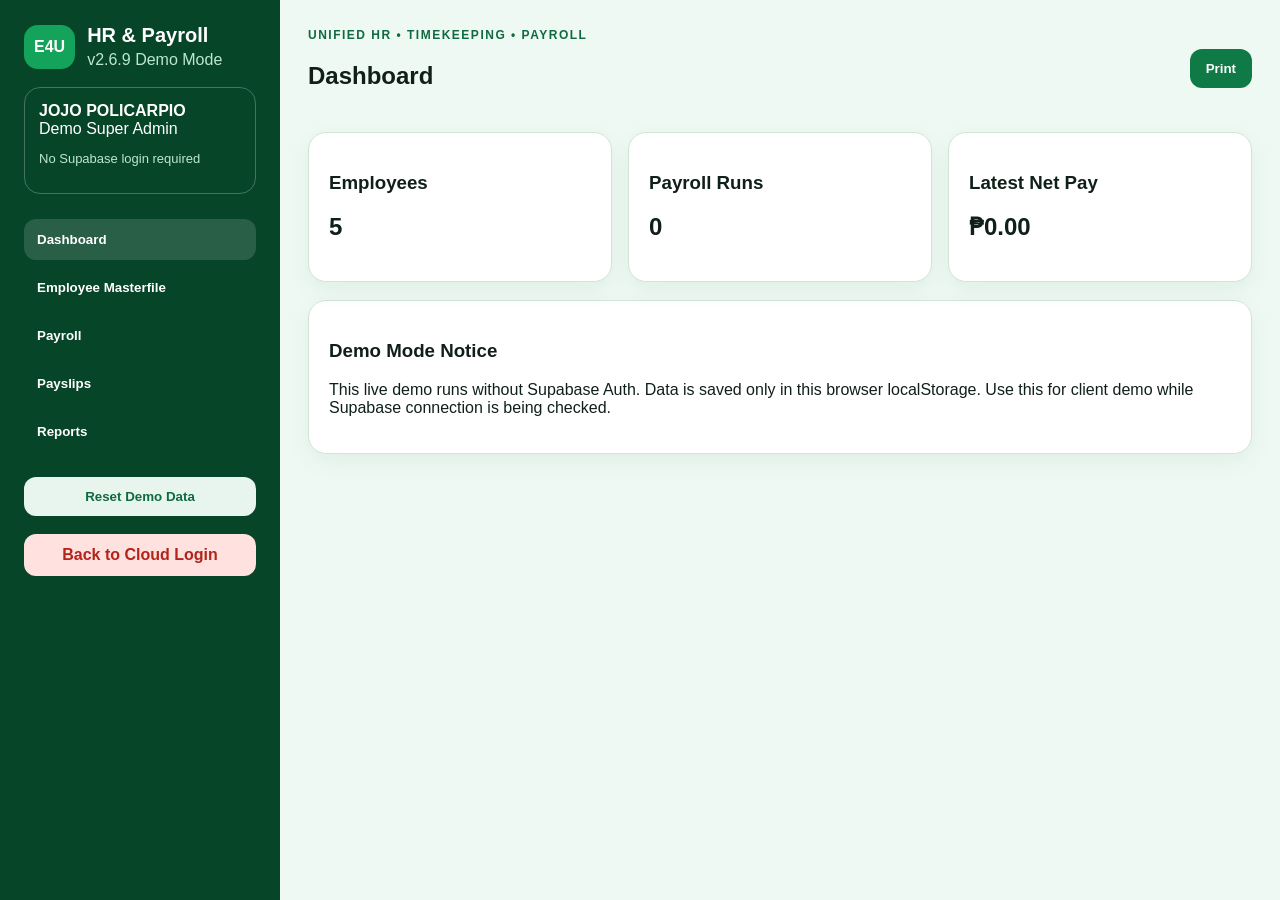
<file: demo.html>
<!DOCTYPE html>
<html lang="en">
<head>
<meta charset="UTF-8" />
<meta name="viewport" content="width=device-width, initial-scale=1.0" />
<title>E4U HR Payroll Demo Mode</title>
<style>
:root{--green:#0f6b3f;--dark:#083f29;--light:#eef9f3;--line:#cfe5d8;--muted:#64748b;--danger:#b42318}*{box-sizing:border-box}body{margin:0;font-family:Arial,Helvetica,sans-serif;background:var(--light);color:#102018}.shell{display:grid;grid-template-columns:280px 1fr;min-height:100vh}.side{background:#074529;color:white;padding:24px;display:flex;flex-direction:column;gap:18px}.brand{display:flex;gap:12px;align-items:center}.logo{background:#14a35a;border-radius:14px;padding:13px 10px;font-weight:800}.brand h1{font-size:20px;margin:0}.brand p{margin:4px 0 0;color:#bde7ce}.user{border:1px solid rgba(255,255,255,.25);border-radius:16px;padding:14px}.nav button{display:block;width:100%;text-align:left;margin:7px 0;padding:13px;border:0;border-radius:12px;background:transparent;color:white;font-weight:700;cursor:pointer}.nav button.active,.nav button:hover{background:rgba(255,255,255,.14)}.main{padding:28px}.top{display:flex;justify-content:space-between;gap:16px;align-items:center;margin-bottom:22px}.eyebrow{font-size:12px;text-transform:uppercase;letter-spacing:1.5px;color:var(--green);font-weight:800}.card{background:white;border:1px solid var(--line);border-radius:18px;padding:20px;margin-bottom:18px;box-shadow:0 8px 24px rgba(12,80,49,.06)}.grid{display:grid;grid-template-columns:repeat(3,minmax(0,1fr));gap:16px}.grid.two{grid-template-columns:repeat(2,minmax(0,1fr))}.btn{border:0;border-radius:12px;padding:12px 16px;font-weight:800;cursor:pointer}.primary{background:#0f7a46;color:white}.secondary{background:#e8f5ee;color:#0f6b3f}.danger{background:#ffe1df;color:var(--danger)}input,select{width:100%;padding:12px;border:1px solid var(--line);border-radius:12px;font-weight:700;background:white}label{font-weight:800;font-size:13px}table{width:100%;border-collapse:collapse}th,td{padding:13px;border-bottom:1px solid var(--line);text-align:left;vertical-align:top}th{font-size:12px;text-transform:uppercase;color:var(--muted)}.badge{background:#e8f5ee;color:#0f6b3f;border-radius:999px;padding:6px 10px;font-weight:800;font-size:12px}.hide{display:none}.toolbar{display:flex;gap:10px;align-items:end;flex-wrap:wrap}.toolbar>*{min-width:180px}.num{text-align:right;font-weight:800}.note{color:var(--muted);font-size:13px}.payslip{border:1px solid var(--line);border-radius:16px;padding:18px;margin-bottom:14px;background:#fff}.kv{display:grid;grid-template-columns:1fr auto;gap:8px}.toast{position:fixed;right:20px;bottom:20px;background:#0b2518;color:white;padding:14px 18px;border-radius:14px;opacity:0;transition:.2s}.toast.show{opacity:1}@media(max-width:900px){.shell{grid-template-columns:1fr}.side{position:static}.grid,.grid.two{grid-template-columns:1fr}}
</style>
</head>
<body>
<div class="shell">
  <aside class="side">
    <div class="brand"><div class="logo">E4U</div><div><h1>HR & Payroll</h1><p>v2.6.9 Demo Mode</p></div></div>
    <div class="user"><strong>JOJO POLICARPIO</strong><br><span>Demo Super Admin</span><p class="note" style="color:#bde7ce">No Supabase login required</p></div>
    <nav class="nav">
      <button class="active" onclick="show('dash',this)">Dashboard</button>
      <button onclick="show('employees',this)">Employee Masterfile</button>
      <button onclick="show('payroll',this)">Payroll</button>
      <button onclick="show('payslips',this)">Payslips</button>
      <button onclick="show('reports',this)">Reports</button>
    </nav>
    <button class="btn secondary" onclick="resetDemo()">Reset Demo Data</button>
    <a class="btn danger" style="text-align:center;text-decoration:none" href="./?fresh=268">Back to Cloud Login</a>
  </aside>
  <main class="main">
    <div class="top"><div><div class="eyebrow">Unified HR • Timekeeping • Payroll</div><h2 id="title">Dashboard</h2></div><button class="btn primary" onclick="window.print()">Print</button></div>
    <section id="dash" class="view"></section>
    <section id="employees" class="view hide"></section>
    <section id="payroll" class="view hide"></section>
    <section id="payslips" class="view hide"></section>
    <section id="reports" class="view hide"></section>
  </main>
</div>
<div id="toast" class="toast"></div>
<script>
const KEY='e4u_demo_269';
let db=load();
function seed(){return{company:{name:'E4 U EDUCATION ACADEMY INC.',address:'LOT 1 14 BLOCK 23 SUNSET VALLEY CUTCUT ANGELES CITY PAMPANGA'},employees:[
{id:'e1',no:'EMP-0001',last:'APIL',first:'CAMILLE JOY AQUINO',position:'TEACHER',department:'ACADEMIC',date:'2023-10-12',salary:15000,daily:576.92,status:'Active'},
{id:'e2',no:'EMP-0002',last:'CABILES',first:'RICHARD BON',position:'TEACHER',department:'ACADEMIC',date:'2023-05-23',salary:14000,daily:538.46,status:'Active'},
{id:'e3',no:'EMP-0003',last:'CASINO',first:'DARHYL LAZA',position:'TEACHER',department:'ACADEMIC',date:'2023-06-02',salary:14000,daily:538.46,status:'Active'},
{id:'e4',no:'EMP-0006',last:'DANCEL',first:'EDNA DULAY',position:'TEACHER',department:'ACADEMIC',date:'2023-05-23',salary:14500,daily:557.69,status:'Active'},
{id:'e5',no:'EMP-0004',last:'DE VERA',first:'KARLA MAE ABALOS',position:'TEACHER',department:'ACADEMIC',date:'2023-10-12',salary:12500,daily:480.77,status:'Active'}],runs:[],items:[]}}
function load(){try{return JSON.parse(localStorage.getItem(KEY))||seed()}catch(e){return seed()}}
function save(){localStorage.setItem(KEY,JSON.stringify(db))}
function money(n){return Number(n||0).toLocaleString('en-PH',{style:'currency',currency:'PHP'})}
function toast(m){const t=document.getElementById('toast');t.textContent=m;t.classList.add('show');setTimeout(()=>t.classList.remove('show'),2200)}
function show(id,btn){document.querySelectorAll('.view').forEach(v=>v.classList.add('hide'));document.getElementById(id).classList.remove('hide');document.querySelectorAll('.nav button').forEach(b=>b.classList.remove('active'));if(btn)btn.classList.add('active');document.getElementById('title').textContent={dash:'Dashboard',employees:'Employee Masterfile',payroll:'Payroll Processing',payslips:'Payslips',reports:'Reports'}[id];renderAll()}
function name(e){return `${e.last}, ${e.first}`}
function sss(s){if(s<=0)return 0;let m=Math.min(35000,Math.max(5000,Math.round(s/500)*500));return +(m*.05).toFixed(2)}
function phil(s){if(s<=0)return 0;let b=Math.min(100000,Math.max(10000,s));return +(b*.025).toFixed(2)}
function pagibig(s){if(s<=0)return 0;return Math.min(200,+(s*.02).toFixed(2))}
function computeItem(e,runId){let gross=Number(e.salary||0), a=sss(gross), b=phil(gross), c=pagibig(gross), ded=a+b+c, net=Math.max(0,gross-ded);return{runId,empId:e.id,days:26,basic:gross,gross,sss:a,phil:b,pagibig:c,deductions:ded,net}}
function processPayroll(){const label=document.getElementById('periodLabel').value||'Payroll Demo';const payDate=document.getElementById('payDate').value||new Date().toISOString().slice(0,10);const runId='r'+Date.now();const items=db.employees.filter(e=>e.status==='Active').map(e=>computeItem(e,runId));const run={id:runId,label,payDate,gross:items.reduce((s,i)=>s+i.gross,0),deductions:items.reduce((s,i)=>s+i.deductions,0),net:items.reduce((s,i)=>s+i.net,0),status:'Draft'};db.runs.unshift(run);db.items.push(...items);save();toast('Payroll saved in Demo Mode.');renderAll();show('payroll',document.querySelectorAll('.nav button')[2])}
function addEmp(){const no=document.getElementById('empNo').value;const full=document.getElementById('empName').value;const salary=Number(document.getElementById('empSalary').value||0);if(!no||!full||!salary)return toast('Complete employee no, name, salary.');const parts=full.split(',');db.employees.push({id:'e'+Date.now(),no,last:(parts[0]||full).trim().toUpperCase(),first:(parts[1]||'').trim().toUpperCase(),position:'TEACHER',department:'ACADEMIC',date:new Date().toISOString().slice(0,10),salary,daily:+(salary/26).toFixed(2),status:'Active'});save();toast('Employee added.');renderAll()}
function delEmp(id){db.employees=db.employees.filter(e=>e.id!==id);save();renderAll()}
function renderDash(){document.getElementById('dash').innerHTML=`<div class="grid"><div class="card"><h3>Employees</h3><h1>${db.employees.length}</h1></div><div class="card"><h3>Payroll Runs</h3><h1>${db.runs.length}</h1></div><div class="card"><h3>Latest Net Pay</h3><h1>${money(db.runs[0]?.net||0)}</h1></div></div><div class="card"><h3>Demo Mode Notice</h3><p>This live demo runs without Supabase Auth. Data is saved only in this browser localStorage. Use this for client demo while Supabase connection is being checked.</p></div>`}
function renderEmployees(){document.getElementById('employees').innerHTML=`<div class="card"><h3>Add Employee</h3><div class="toolbar"><label>Employee ID<input id="empNo" placeholder="EMP-0007"></label><label>Name<input id="empName" placeholder="LAST, FIRST"></label><label>Basic Salary<input id="empSalary" type="number" placeholder="15000"></label><button class="btn primary" onclick="addEmp()">Add</button></div></div><div class="card"><h3>Employee List</h3><table><thead><tr><th>ID</th><th>Name</th><th>Position</th><th>Date Hired</th><th>Salary</th><th>Status</th><th></th></tr></thead><tbody>${db.employees.map(e=>`<tr><td>${e.no}</td><td><strong>${name(e)}</strong></td><td>${e.position}</td><td>${e.date}</td><td>${money(e.salary)}</td><td><span class="badge">${e.status}</span></td><td><button class="btn danger" onclick="delEmp('${e.id}')">Delete</button></td></tr>`).join('')}</tbody></table></div>`}
function renderPayroll(){document.getElementById('payroll').innerHTML=`<div class="card"><h3>Process Payroll</h3><div class="toolbar"><label>Period Label<input id="periodLabel" value="Payroll July 2026 Demo"></label><label>Pay Date<input id="payDate" type="date" value="2026-07-26"></label><label>Payroll Mode<select><option>Monthly Fixed - use Basic Salary</option></select></label><button class="btn secondary" onclick="previewPayroll()">Preview Salary</button><button class="btn primary" onclick="processPayroll()">Compute & Save Payroll</button></div><p class="note">Demo mode computes monthly fixed salary even with no DTR.</p></div><div class="card"><h3>Payroll Runs</h3><table><thead><tr><th>Period</th><th>Date</th><th>Gross</th><th>Deductions</th><th>Net Pay</th><th>Status</th></tr></thead><tbody>${db.runs.map(r=>`<tr><td>${r.label}</td><td>${r.payDate}</td><td>${money(r.gross)}</td><td>${money(r.deductions)}</td><td><strong>${money(r.net)}</strong></td><td><span class="badge">${r.status}</span></td></tr>`).join('')||'<tr><td colspan="6">No payroll run yet.</td></tr>'}</tbody></table></div>`}
function previewPayroll(){const items=db.employees.filter(e=>e.status==='Active').map(e=>computeItem(e,'preview'));let html=`<div class="card"><h3>Salary Preview</h3><table><thead><tr><th>Employee</th><th>Basic</th><th>SSS</th><th>PhilHealth</th><th>Pag-IBIG</th><th>Net</th></tr></thead><tbody>${items.map(i=>{let e=db.employees.find(x=>x.id===i.empId);return`<tr><td>${name(e)}</td><td>${money(i.basic)}</td><td>${money(i.sss)}</td><td>${money(i.phil)}</td><td>${money(i.pagibig)}</td><td><strong>${money(i.net)}</strong></td></tr>`}).join('')}</tbody></table></div>`;document.getElementById('payroll').insertAdjacentHTML('afterbegin',html);toast('Preview ready.')}
function renderPayslips(){const r=db.runs[0];if(!r){document.getElementById('payslips').innerHTML='<div class="card">No payroll run yet.</div>';return}const items=db.items.filter(i=>i.runId===r.id);document.getElementById('payslips').innerHTML=items.map(i=>{let e=db.employees.find(x=>x.id===i.empId)||{};return`<div class="payslip"><h3>${db.company.name}</h3><p>${db.company.address}</p><hr><div class="grid two"><div><strong>${name(e)}</strong><br>${e.position||''}<br><br>Pay Date: ${r.payDate}<br>Days Paid: ${i.days}</div><div class="kv"><span>Basic Pay</span><strong>${money(i.basic)}</strong><span>Gross Pay</span><strong>${money(i.gross)}</strong><span>SSS</span><strong>${money(i.sss)}</strong><span>PhilHealth</span><strong>${money(i.phil)}</strong><span>Pag-IBIG</span><strong>${money(i.pagibig)}</strong><span>Total Deductions</span><strong>${money(i.deductions)}</strong><span>NET PAY</span><strong>${money(i.net)}</strong></div></div></div>`}).join('')}
function renderReports(){document.getElementById('reports').innerHTML=`<div class="grid"><div class="card"><h3>Payroll Summary</h3><button class="btn primary" onclick="downloadPayroll()">Download CSV</button></div><div class="card"><h3>Employee List</h3><button class="btn primary" onclick="downloadEmployees()">Download CSV</button></div><div class="card"><h3>Backup JSON</h3><button class="btn primary" onclick="downloadBackup()">Download JSON</button></div></div>`}
function csv(rows){if(!rows.length)return'';const h=Object.keys(rows[0]);return [h.join(','),...rows.map(r=>h.map(k=>`"${String(r[k]??'').replace(/"/g,'""')}"`).join(','))].join('\n')}
function dl(fn,txt,type='text/plain'){const a=document.createElement('a');a.href=URL.createObjectURL(new Blob([txt],{type}));a.download=fn;a.click()}
function downloadPayroll(){dl('payroll_summary_demo.csv',csv(db.runs),'text/csv')}
function downloadEmployees(){dl('employees_demo.csv',csv(db.employees),'text/csv')}
function downloadBackup(){dl('e4u_demo_backup.json',JSON.stringify(db,null,2),'application/json')}
function resetDemo(){localStorage.removeItem(KEY);db=seed();save();renderAll();toast('Demo data reset.')}
function renderAll(){renderDash();renderEmployees();renderPayroll();renderPayslips();renderReports()}
renderAll();
</script>
</body>
</html>
</file>
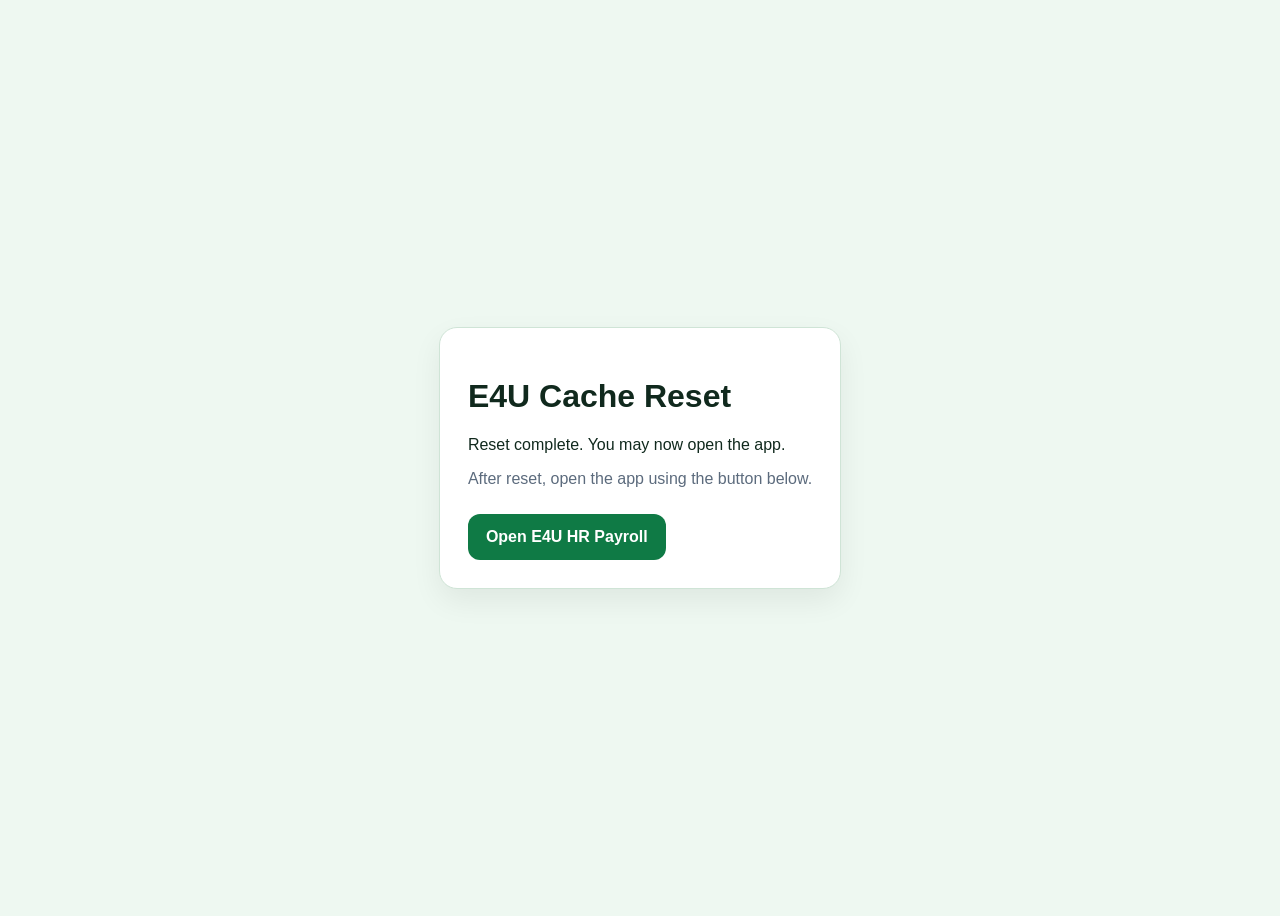
<file: reset.html>
<!DOCTYPE html>
<html lang="en">
<head>
  <meta charset="UTF-8">
  <meta name="viewport" content="width=device-width, initial-scale=1.0">
  <title>E4U Reset Cache</title>
  <style>body{font-family:Arial,sans-serif;background:#eef8f1;display:grid;place-items:center;min-height:100vh;color:#10291d}.card{background:white;border:1px solid #cfe4d6;border-radius:18px;padding:28px;max-width:560px;box-shadow:0 12px 30px #0001}.btn{display:inline-block;background:#0f7a45;color:white;text-decoration:none;border-radius:12px;padding:14px 18px;font-weight:700;margin-top:10px}.muted{color:#5c6b7d}</style>
</head>
<body>
  <div class="card">
    <h1>E4U Cache Reset</h1>
    <p id="status">Resetting browser cache and old service worker...</p>
    <p class="muted">After reset, open the app using the button below.</p>
    <a class="btn" href="./?fresh=267">Open E4U HR Payroll</a>
  </div>
  <script>
    (async function(){
      try {
        if ('serviceWorker' in navigator) {
          const regs = await navigator.serviceWorker.getRegistrations();
          await Promise.all(regs.map(r => r.unregister()));
        }
        if (window.caches) {
          const keys = await caches.keys();
          await Promise.all(keys.map(k => caches.delete(k)));
        }
        localStorage.removeItem('supabase.auth.token');
        document.getElementById('status').textContent = 'Reset complete. You may now open the app.';
      } catch (e) {
        document.getElementById('status').textContent = 'Reset attempted. Please open the app.';
      }
    })();
  </script>
</body>
</html>
</file>
